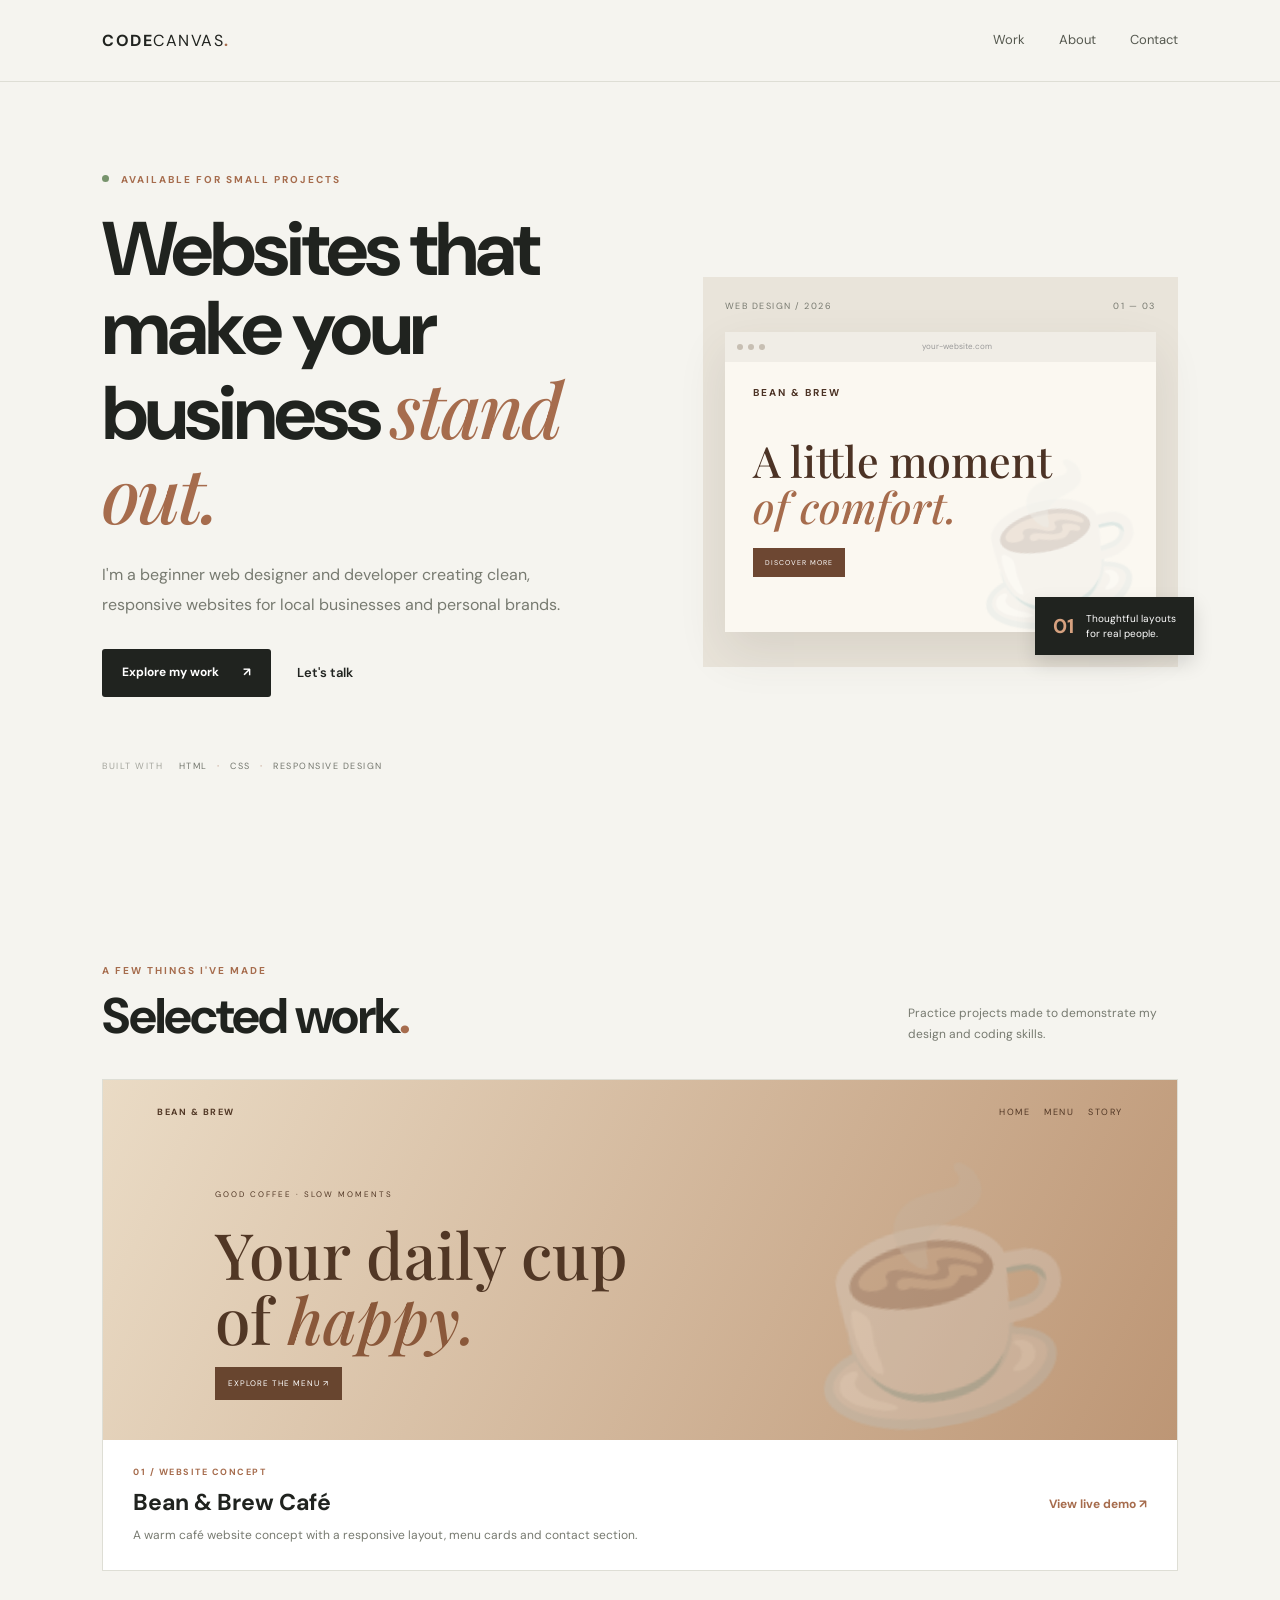
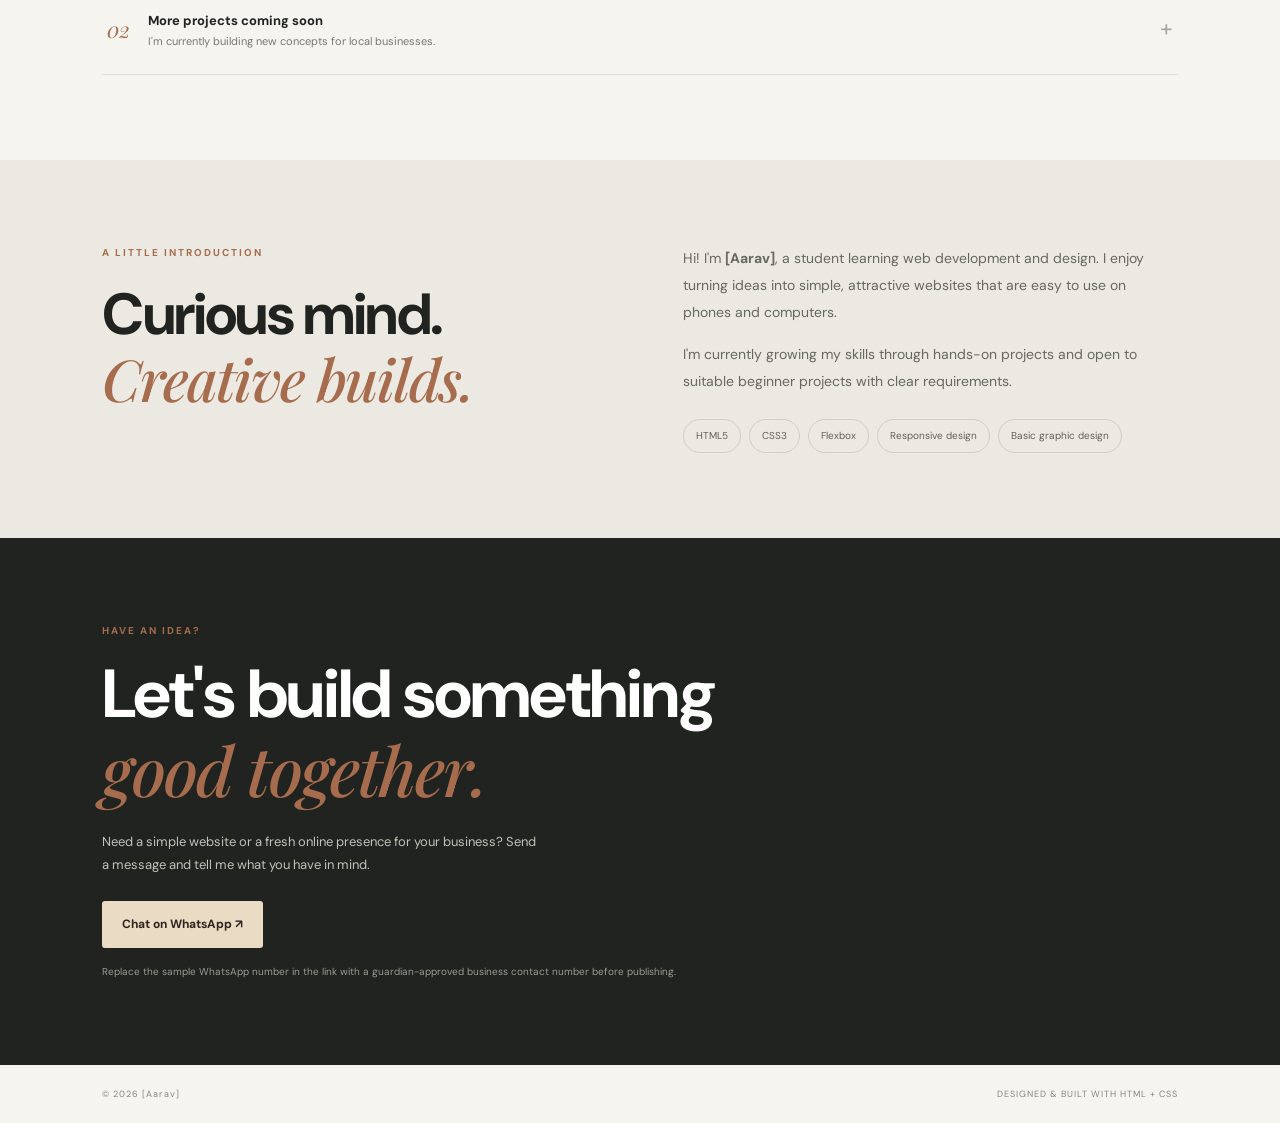
<file: index.html>
<!DOCTYPE html>
<html lang="en">
<head>
  <meta charset="UTF-8">
  <meta name="viewport" content="width=device-width, initial-scale=1.0">
  <meta name="description" content="A beginner web designer and developer creating clean websites for small businesses.">
  <title>Aarav | Web Designer & Developer</title>
  <link rel="stylesheet" href="style.css">
</head>
<body>
  <header class="site-header">
    <a class="brand" href="#home">CODE<span>CANVAS</span><b>.</b></a>
    <nav aria-label="Main navigation">
      <a href="#work">Work</a><a href="#about">About</a><a href="#contact">Contact</a>
    </nav>
  </header>

  <main>
    <section class="hero" id="home">
      <div class="hero-copy">
        <p class="eyebrow"><span class="dot"></span> AVAILABLE FOR SMALL PROJECTS</p>
        <h1>Websites that make your business <em>stand out.</em></h1>
        <p class="hero-description">I'm a beginner web designer and developer creating clean, responsive websites for local businesses and personal brands.</p>
        <div class="hero-actions">
          <a class="button button-dark" href="#work">Explore my work <span>↗</span></a>
          <a class="quiet-link" href="#contact">Let's talk</a>
        </div>
        <div class="stack-line"><span>BUILT WITH</span> HTML <i>·</i> CSS <i>·</i> RESPONSIVE DESIGN</div>
      </div>
      <div class="hero-visual">
        <div class="visual-top"><span>WEB DESIGN / 2026</span><span>01 — 03</span></div>
        <div class="browser">
          <div class="browser-bar"><span></span><span></span><span></span><small>your-website.com</small></div>
          <div class="browser-content">
            <div class="mini-brand">BEAN & BREW</div>
            <div class="mini-title">A little moment<br><i>of comfort.</i></div>
            <div class="mini-button">DISCOVER MORE</div>
            <div class="mini-cup">☕</div>
          </div>
        </div>
        <div class="floating-note"><b>01</b><span>Thoughtful layouts<br>for real people.</span></div>
      </div>
    </section>

    <section class="work section" id="work">
      <div class="section-head">
        <div><p class="eyebrow">A FEW THINGS I'VE MADE</p><h2>Selected work<span>.</span></h2></div>
        <p class="section-note">Practice projects made to demonstrate my design and coding skills.</p>
      </div>
      <article class="project-card">
        <a class="project-preview" href="projects/bean-brew/index.html" aria-label="Open Bean and Brew demo website">
          <div class="preview-nav"><b>BEAN & BREW</b><span>HOME　 MENU　 STORY</span></div>
          <div class="preview-main"><small>GOOD COFFEE · SLOW MOMENTS</small><strong>Your daily cup<br>of <i>happy.</i></strong><span class="preview-cta">EXPLORE THE MENU ↗</span></div>
          <div class="preview-coffee">☕</div>
        </a>
        <div class="project-details">
          <div><p class="project-type">01 / WEBSITE CONCEPT</p><h3>Bean & Brew Café</h3><p>A warm café website concept with a responsive layout, menu cards and contact section.</p></div>
          <a class="project-link" href="projects/bean-brew/index.html">View live demo ↗</a>
        </div>
      </article>
      <div class="coming-soon"><span>02</span><div><b>More projects coming soon</b><p>I'm currently building new concepts for local businesses.</p></div><span class="plus">+</span></div>
    </section>

    <section class="about section" id="about">
      <div class="about-title"><p class="eyebrow">A LITTLE INTRODUCTION</p><h2>Curious mind.<br><em>Creative builds.</em></h2></div>
      <div class="about-copy"><p>Hi! I'm <strong>[Aarav]</strong>, a student learning web development and design. I enjoy turning ideas into simple, attractive websites that are easy to use on phones and computers.</p><p>I'm currently growing my skills through hands-on projects and open to suitable beginner projects with clear requirements.</p>
        <div class="skill-list"><span>HTML5</span><span>CSS3</span><span>Flexbox</span><span>Responsive design</span><span>Basic graphic design</span></div>
      </div>
    </section>

    <section class="contact section" id="contact">
      <p class="eyebrow">HAVE AN IDEA?</p>
      <h2>Let's build something<br><em>good together.</em></h2>
      <p class="contact-copy">Need a simple website or a fresh online presence for your business? Send a message and tell me what you have in mind.</p>
      <a class="button button-light" href="https://wa.me/917307384000">Chat on WhatsApp ↗</a>
      <small>Replace the sample WhatsApp number in the link with a guardian-approved business contact number before publishing.</small>
    </section>
  </main>
  <footer><span>© 2026 [Aarav]</span><span>DESIGNED & BUILT WITH HTML + CSS</span></footer>
</body>
</html>
</file>
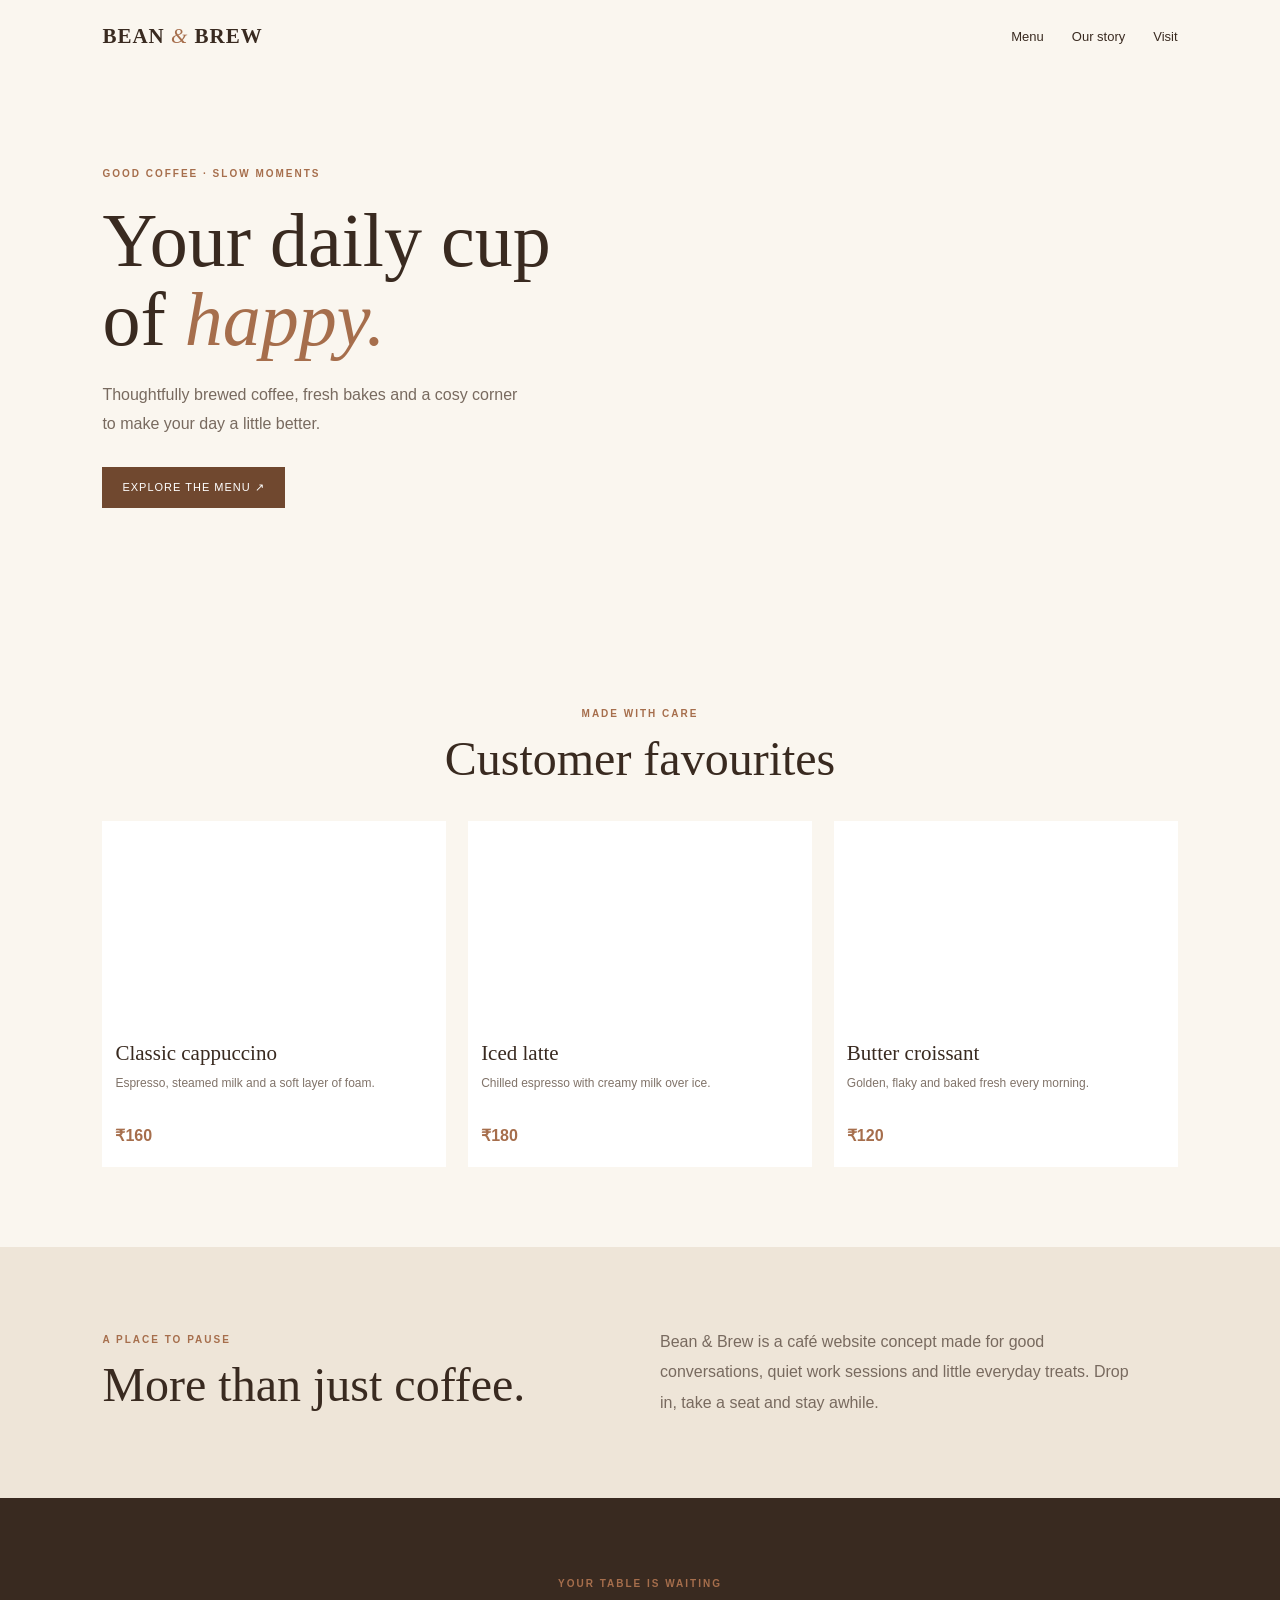
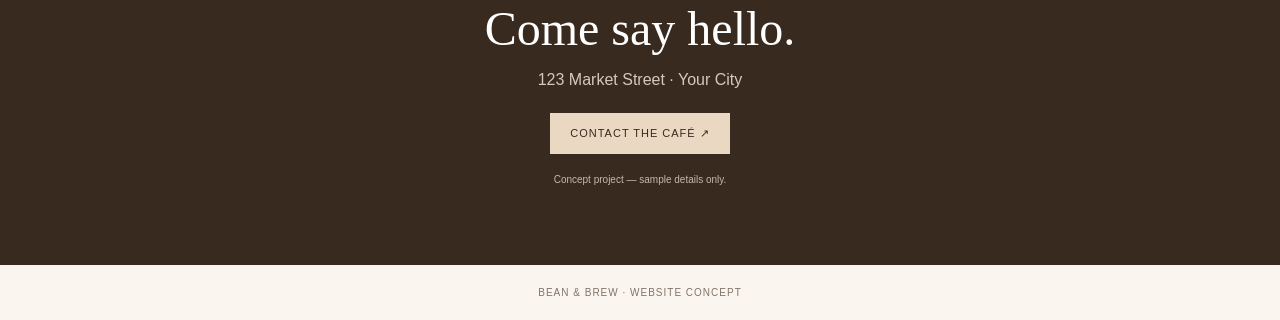
<file: projects/bean-brew/index.html>
<!DOCTYPE html>
<html lang="en">
<head>
  <meta charset="UTF-8"><meta name="viewport" content="width=device-width, initial-scale=1.0">
  <title>Bean & Brew Café — Concept Website</title><link rel="stylesheet" href="style.css">
</head>
<body>
<header class="nav"><a class="logo" href="#">BEAN <i>&</i> BREW</a><nav><a href="#menu">Menu</a><a href="#story">Our story</a><a href="#visit">Visit</a></nav></header>
<main>
<section class="hero"><div class="copy"><p class="eyebrow">GOOD COFFEE · SLOW MOMENTS</p><h1>Your daily cup of <em>happy.</em></h1><p>Thoughtfully brewed coffee, fresh bakes and a cosy corner to make your day a little better.</p><a class="btn" href="#menu">EXPLORE THE MENU ↗</a></div><div class="photo" role="img" aria-label="Coffee cup"></div></section>
<section class="menu" id="menu"><p class="eyebrow">MADE WITH CARE</p><h2>Customer favourites</h2><div class="cards">
<article><div class="food f1"></div><h3>Classic cappuccino</h3><p>Espresso, steamed milk and a soft layer of foam.</p><b>₹160</b></article>
<article><div class="food f2"></div><h3>Iced latte</h3><p>Chilled espresso with creamy milk over ice.</p><b>₹180</b></article>
<article><div class="food f3"></div><h3>Butter croissant</h3><p>Golden, flaky and baked fresh every morning.</p><b>₹120</b></article>
</div></section>
<section class="story" id="story"><div><p class="eyebrow">A PLACE TO PAUSE</p><h2>More than just coffee.</h2></div><p>Bean & Brew is a café website concept made for good conversations, quiet work sessions and little everyday treats. Drop in, take a seat and stay awhile.</p></section>
<section class="visit" id="visit"><p class="eyebrow">YOUR TABLE IS WAITING</p><h2>Come say hello.</h2><p>123 Market Street · Your City</p><a class="btn light" href="mailto:hello@example.com">CONTACT THE CAFÉ ↗</a><small>Concept project — sample details only.</small></section>
</main><footer>BEAN & BREW · WEBSITE CONCEPT</footer>
</body></html>
</file>
<file: style.css>
@import url('https://fonts.googleapis.com/css2?family=DM+Sans:wght@400;500;600;700&family=Playfair+Display:ital,wght@0,500;0,600;1,500;1,600&display=swap');
:root{--ink:#20231f;--muted:#777a70;--paper:#f5f4ef;--line:#deded5;--accent:#a66c4d;--cream:#e8e2d6}
*{box-sizing:border-box;margin:0;padding:0}
html{scroll-behavior:smooth}
body{font-family:'DM Sans',Arial,sans-serif;background:var(--paper);color:var(--ink);line-height:1.6}
a{color:inherit;text-decoration:none}
.site-header{height:82px;padding:0 8%;display:flex;align-items:center;justify-content:space-between;border-bottom:1px solid var(--line)}
.brand{font-weight:700;letter-spacing:1.5px;font-size:16px}.brand span{font-weight:400}.brand b{color:var(--accent)}
nav{display:flex;gap:34px;font-size:13px;color:#55584f}nav a:hover,.quiet-link:hover,.project-link:hover{color:var(--accent)}
.hero{padding:90px 8% 105px;display:grid;grid-template-columns:1.05fr .95fr;gap:7%;align-items:center;max-width:1500px;margin:auto}
.eyebrow{font-size:10px;font-weight:700;letter-spacing:2px;color:var(--accent)}
.dot{display:inline-block;width:7px;height:7px;background:#77936c;border-radius:50%;margin:0 8px 1px 0}
h1{font-size:clamp(44px,6vw,76px);line-height:1.04;letter-spacing:-3px;max-width:690px;margin:22px 0}
h1 em,h2 em{font-family:'Playfair Display',Georgia,serif;font-weight:500;color:var(--accent)}
.hero-description{max-width:510px;color:var(--muted);font-size:16px;line-height:1.85}
.hero-actions{display:flex;align-items:center;gap:26px;margin-top:30px}
.button{display:inline-flex;align-items:center;gap:24px;padding:14px 20px;font-size:12px;font-weight:700;border-radius:3px}
.button-dark{background:var(--ink);color:white}.button-dark:hover{background:var(--accent)}
.quiet-link{font-size:13px;font-weight:600}
.stack-line{margin-top:62px;color:#73766d;font-size:9px;letter-spacing:1.5px}.stack-line span{color:#a4a59d;margin-right:12px}.stack-line i{margin:0 6px;color:var(--accent)}
.hero-visual{position:relative;background:#e9e4da;padding:22px 22px 35px;min-height:390px}
.visual-top{display:flex;justify-content:space-between;color:#77796f;font-size:9px;letter-spacing:1.5px;margin-bottom:18px}
.browser{background:#fbf8f1;box-shadow:0 20px 45px #4d41331c;min-height:300px}
.browser-bar{height:30px;background:#f0ede6;display:flex;align-items:center;gap:5px;padding:0 12px}
.browser-bar>span{width:6px;height:6px;border-radius:50%;background:#c7bfb3}.browser-bar small{font-size:8px;color:#999;margin:auto}
.browser-content{position:relative;overflow:hidden;padding:24px 28px;min-height:270px;color:#4c3325}
.mini-brand{font:700 10px 'DM Sans';letter-spacing:2px}
.mini-title{font:500 clamp(27px,3.4vw,43px)/1.08 'Playfair Display';margin-top:38px;position:relative;z-index:1}
.mini-title i{color:#a66c4d}.mini-button{font-size:7px;letter-spacing:1px;background:#6d4732;color:white;display:inline-block;padding:9px 12px;margin-top:18px}
.mini-cup{position:absolute;right:10px;bottom:-30px;font-size:145px;opacity:.18;transform:rotate(-12deg)}
.floating-note{position:absolute;right:-16px;bottom:12px;background:var(--ink);color:white;padding:14px 18px;display:flex;gap:12px;align-items:center;font-size:10px;line-height:1.5;box-shadow:0 8px 20px #0002}
.floating-note b{font-size:20px;color:#d6a17f}
.section{padding:85px 8%}
.section-head{display:flex;justify-content:space-between;align-items:end;margin-bottom:35px}
h2{font-size:clamp(34px,4vw,50px);letter-spacing:-1.8px;line-height:1.1;margin-top:10px}
h2 span{color:var(--accent)}
.section-note{max-width:270px;color:var(--muted);font-size:12px;line-height:1.7}
.project-card{background:#fff;border:1px solid var(--line)}
.project-preview{display:block;position:relative;min-height:360px;overflow:hidden;background:linear-gradient(115deg,#eadbc5,#bd9675);color:#513725;padding:25px 5%}
.preview-nav{display:flex;justify-content:space-between;font-size:9px;letter-spacing:1.5px}
.preview-main{position:relative;z-index:1;margin:60px 0 0 6%}
.preview-main small{font-size:8px;letter-spacing:2px}
.preview-main strong{display:block;font:500 clamp(38px,5vw,64px)/1.02 'Playfair Display';margin:16px 0}
.preview-main strong i{color:#8a583a}
.preview-cta{font-size:8px;letter-spacing:1px;background:#68452f;color:white;padding:10px 13px;display:inline-block}
.preview-coffee{position:absolute;right:9%;top:35px;font-size:230px;opacity:.25;transform:rotate(-10deg)}
.project-details{padding:25px 30px;display:flex;justify-content:space-between;gap:25px;align-items:center}
.project-type{font-size:9px;letter-spacing:1.5px;color:var(--accent);font-weight:700}
.project-details h3{font-size:23px;margin:5px 0}
.project-details p:not(.project-type){font-size:12px;color:var(--muted);max-width:540px}
.project-link{font-size:12px;font-weight:700;white-space:nowrap;color:var(--accent)}
.coming-soon{display:flex;align-items:center;gap:18px;border-bottom:1px solid var(--line);padding:24px 5px;margin-top:12px}
.coming-soon>span:first-child{font:italic 22px 'Playfair Display';color:var(--accent)}
.coming-soon b{font-size:13px}.coming-soon p{font-size:11px;color:var(--muted)}.plus{margin-left:auto;font-size:23px;color:#a5a69e}
.about{background:#ebe9e1;display:grid;grid-template-columns:1fr 1fr;gap:8%;align-items:start}
.about-title h2{font-size:clamp(38px,5vw,58px);margin-top:22px}
.about-copy>p{color:#66695f;font-size:14px;line-height:1.9;margin-bottom:16px}
.skill-list{display:flex;flex-wrap:wrap;gap:8px;margin-top:25px}
.skill-list span{border:1px solid #d1cec3;padding:8px 12px;border-radius:30px;font-size:10px;color:#5f6259}
.contact{background:var(--ink);color:white;padding-top:85px;padding-bottom:85px}
.contact h2{font-size:clamp(42px,6vw,68px);margin:18px 0}
.contact-copy{max-width:440px;color:#c1c2b9;font-size:13px;line-height:1.8;margin-bottom:24px}
.button-light{background:#eadbc5;color:#30251e}.button-light:hover{background:#d5b99a}
.contact small{display:block;color:#999d91;font-size:10px;margin-top:16px}
footer{padding:22px 8%;display:flex;justify-content:space-between;color:#85877d;font-size:9px;letter-spacing:1px}
@media(max-width:760px){.site-header{height:auto;padding:20px 6%;}.hero{grid-template-columns:1fr;padding:65px 7% 75px;gap:45px}h1{letter-spacing:-2px}.hero-visual{min-height:340px}.section{padding:65px 7%}.section-head{display:block}.section-note{margin-top:15px}.project-preview{min-height:300px}.preview-main{margin-top:50px}.preview-coffee{font-size:170px;right:1%;top:75px}.project-details{display:block;padding:23px}.project-link{display:inline-block;margin-top:16px}.about{grid-template-columns:1fr;gap:25px}footer{padding:20px 7%;gap:15px;flex-wrap:wrap}}
@media(max-width:420px){nav{gap:15px;font-size:12px}.hero-visual{padding:15px}.browser-content{padding:20px;min-height:240px}.mini-cup{font-size:110px}.stack-line{font-size:8px}}
</file>
<file: projects/bean-brew/style.css>
*{margin:0;padding:0;box-sizing:border-box}html{scroll-behavior:smooth}body{font-family:Arial,sans-serif;background:#faf6ef;color:#392a20}a{color:inherit;text-decoration:none}.nav{display:flex;justify-content:space-between;align-items:center;padding:24px 8%}.logo{font:700 21px Georgia,serif;letter-spacing:1px}.logo i{color:#a66e4c;font-weight:400}nav{display:flex;gap:28px;font-size:13px}nav a:hover{color:#a66e4c}.hero{display:flex;align-items:center;gap:7%;padding:65px 8% 90px;min-height:540px}.copy{flex:1}.eyebrow{font-size:10px;font-weight:bold;letter-spacing:2px;color:#a66e4c}h1{font:500 clamp(48px,6vw,76px)/1.04 Georgia,serif;margin:22px 0;max-width:520px}h1 em{color:#a66e4c}.copy>p:not(.eyebrow){color:#786a5f;line-height:1.8;max-width:420px;margin-bottom:28px}.btn{display:inline-block;background:#70482f;color:white;padding:14px 20px;font-size:11px;letter-spacing:1px}.photo{flex:1;min-height:400px;border-radius:48% 48% 4px 4px;background:url('https://images.unsplash.com/photo-1509042239860-f550ce710b93?w=1000') center/cover}.menu{padding:80px 8%;text-align:center}.menu h2,.story h2,.visit h2{font:500 clamp(34px,4vw,48px) Georgia,serif;margin:12px 0 35px}.cards{display:grid;grid-template-columns:repeat(3,1fr);gap:22px;text-align:left}.cards article{background:white;padding:13px 13px 22px}.food{height:190px;background-position:center;background-size:cover;margin-bottom:17px}.f1{background-image:url('https://images.unsplash.com/photo-1534778101976-62857dbd6b2a?w=700')}.f2{background-image:url('https://images.unsplash.com/photo-1461023058943-07fcbe16d735?w=700')}.f3{background-image:url('https://images.unsplash.com/photo-1555507036-ab1f4038808a?w=700')}.cards h3{font:21px Georgia,serif;margin-bottom:8px}.cards p{font-size:12px;color:#807369;line-height:1.6;min-height:40px}.cards b{display:block;color:#a66e4c;margin-top:12px}.story{background:#eee5d8;padding:80px 8%;display:grid;grid-template-columns:1fr 1fr;gap:40px;align-items:center}.story h2{margin-bottom:0}.story>p{max-width:470px;color:#786a5f;line-height:1.9}.visit{text-align:center;padding:80px 8%;background:#392a20;color:white}.visit h2{margin-bottom:10px}.visit>p:not(.eyebrow){color:#d7c8bb;margin:15px 0 24px}.light{background:#ead8c2;color:#392a20}.visit small{display:block;color:#c7b8aa;margin-top:20px;font-size:10px}footer{text-align:center;padding:22px;color:#807369;font-size:10px;letter-spacing:1px}@media(max-width:700px){.nav{flex-direction:column;gap:18px}.hero{flex-direction:column;text-align:center;padding:50px 7%}.copy>p:not(.eyebrow){margin-left:auto;margin-right:auto}.photo{width:100%;min-height:290px}.menu{padding:60px 7%}.cards{grid-template-columns:1fr}.story{grid-template-columns:1fr;gap:15px;padding:60px 7%}.visit{padding:60px 7%}nav{gap:17px}}
</file>
